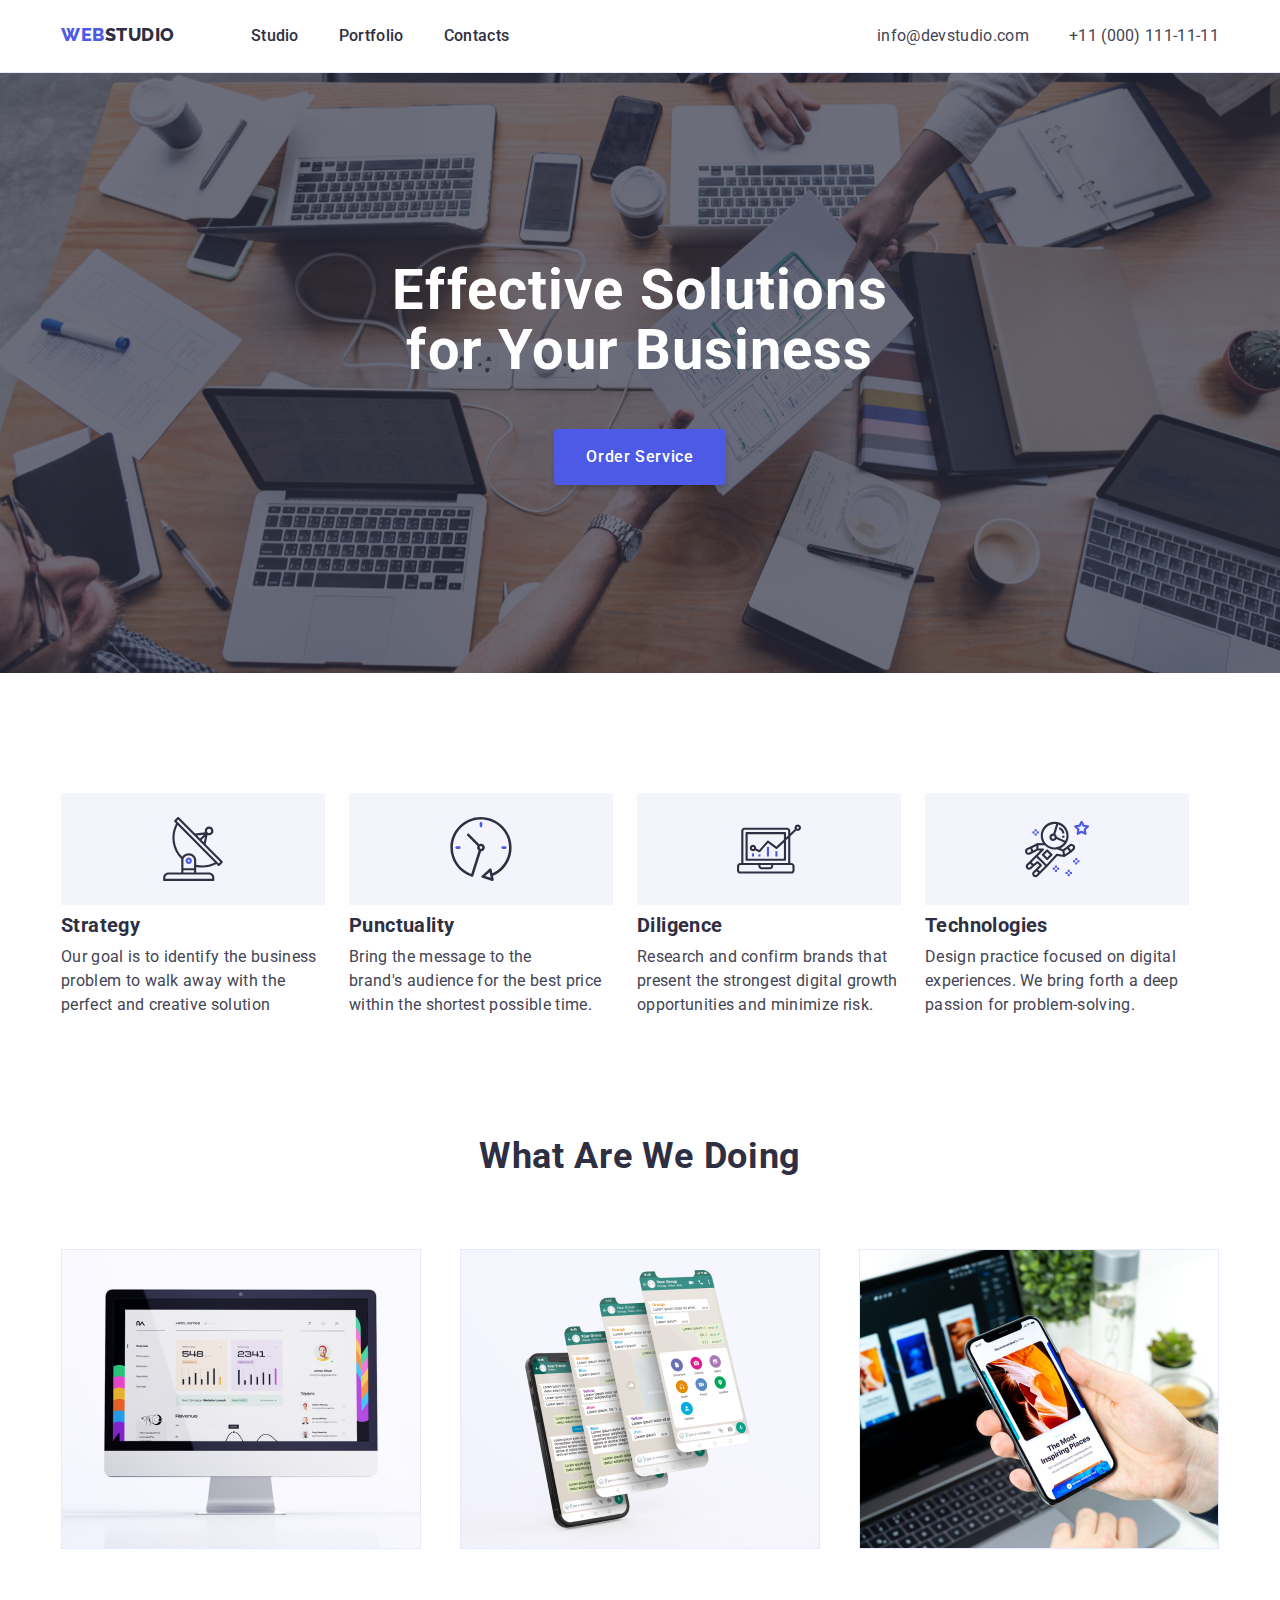
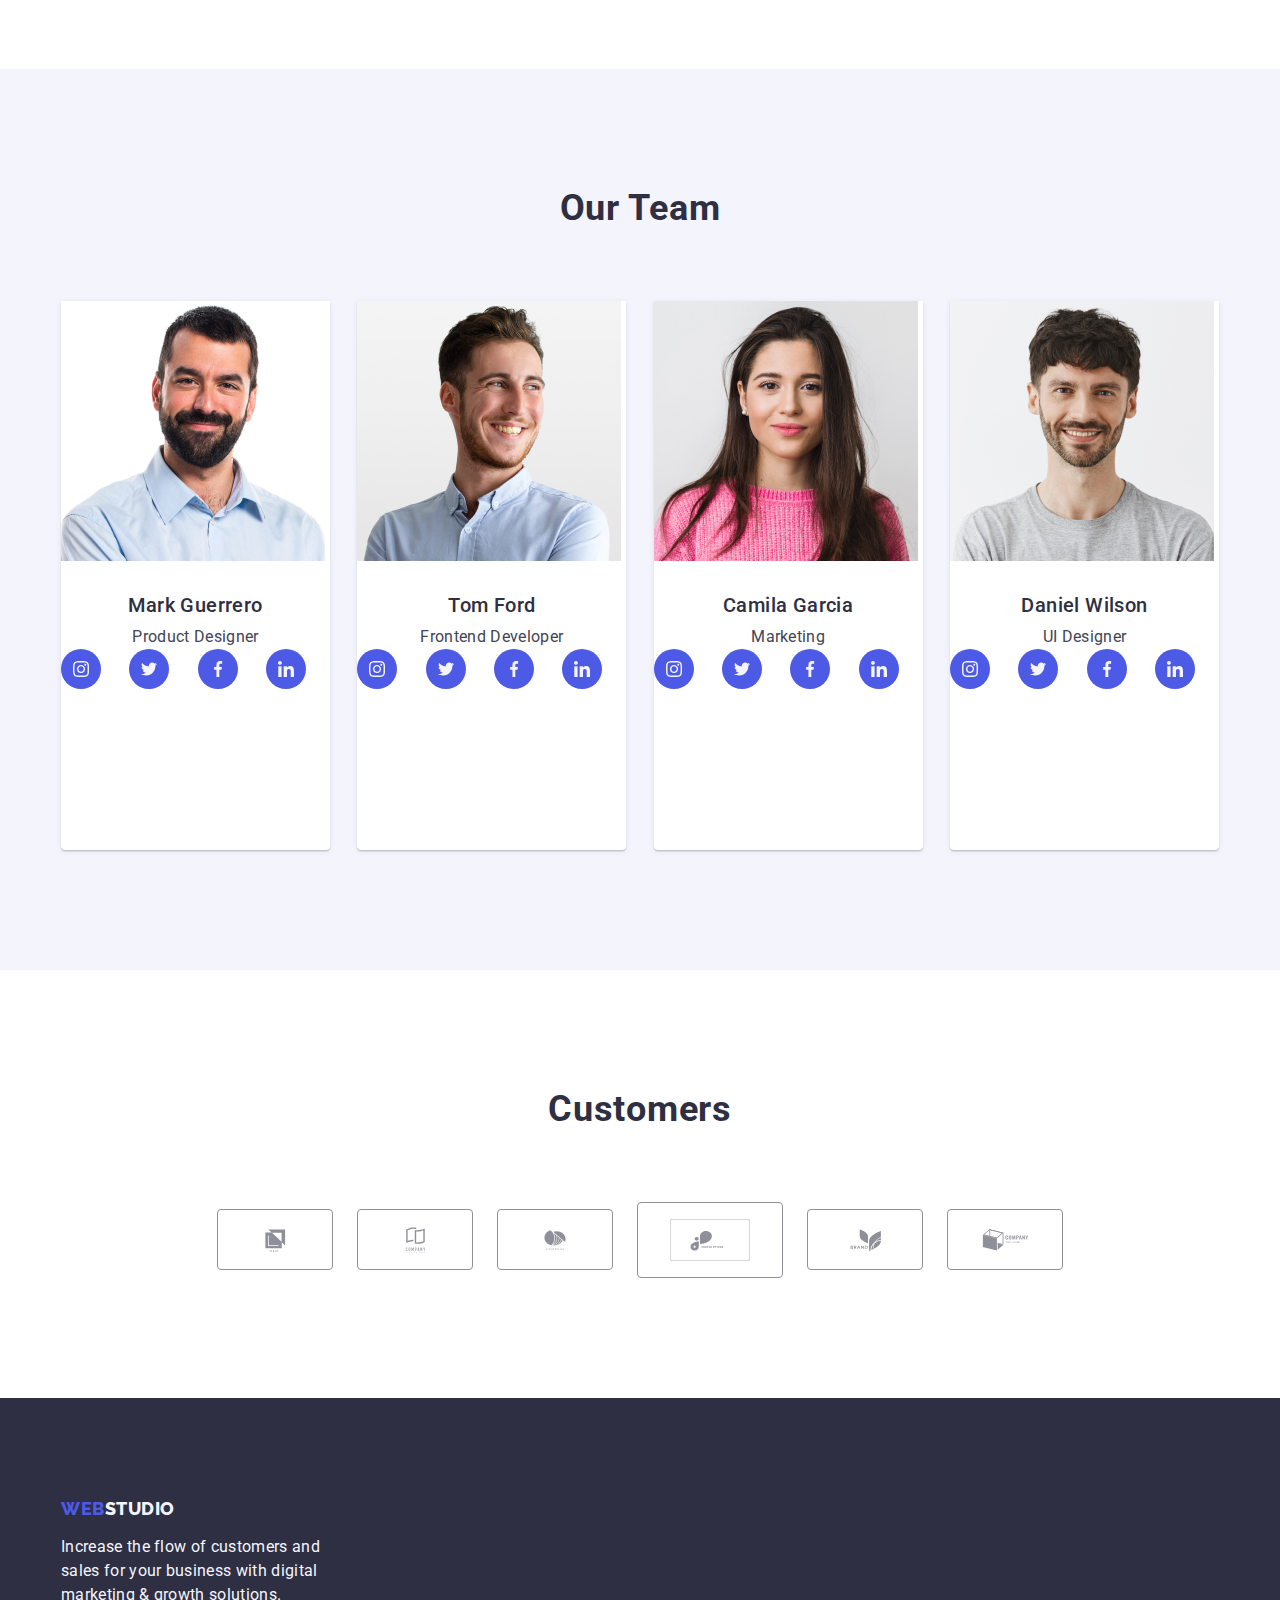
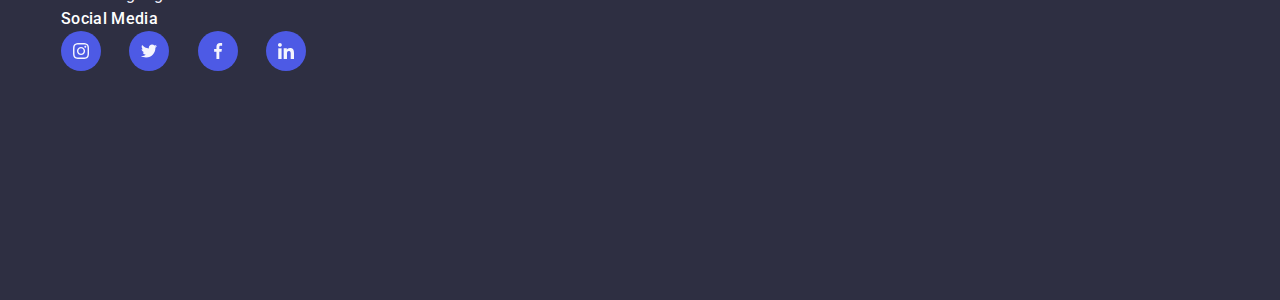
<file: index.html>
<!DOCTYPE html>
<html lang="en">
  <head>
    <title>GoIT Markup homework #4</title>
    <meta name="description" content="goit-markup-hw-04">
    <meta charset="utf-8">
    <link rel="stylesheet" href="css/styles.css">
    <link href="https://fonts.googleapis.com/css2?family=Open+Sans:wght@600&family=Roboto&display=swap" rel="stylesheet">
    <link href="https://fonts.googleapis.com/css2?family=Open+Sans:wght@600&family=Roboto:wght@400;500&display=swap" rel="stylesheet">
    <link href="https://fonts.googleapis.com/css2?family=Open+Sans:wght@600&family=Roboto:wght@400;500;700&display=swap" rel="stylesheet">
    <link href="https://fonts.googleapis.com/css2?family=Open+Sans:wght@600&family=Roboto:ital,wght@0,400;0,500;0,700;1,900&display=swap" rel="stylesheet">
    <link href="https://fonts.googleapis.com/css2?family=Open+Sans:wght@600&family=Raleway:wght@800&family=Roboto:ital,wght@0,400;0,500;0,700;1,900&display=swap" rel="stylesheet">

  </head>
  <body class="body">
    <!--header-section-->
    <header class="header">
      <div class="container main-header-container">
        <nav class="header-nav"> 
          <a class="header-nav-webstudio-logo" href="/"><span class="iris">Web</span><span class="navy-blue">Studio</span></a>
          <ul class="nav-lists">
            <li class="nav-lists-item"><a class="nav-link" href="/">Studio</a></li>
            <li class="nav-lists-item"><a class="nav-link" href="/goit-markup-hw-03/portfolio.html">Portfolio</a></li>
            <li class="nav-lists-item"><a class="nav-link" href="/">Contacts</a></li>
          </ul>
        </nav>
         <!--contact-info-->
        <address>
          <ul class="contact-info">
            <li class="contact-info-item"><a class="contact-info-link" href="mailto:info@devstudio.com">info@devstudio.com</a></li>
            <li class="contact-info-item"><a class="contact-info-link" href="tel:+110001111111">+11 (000) 111-11-11</a></li>
          </ul>
        </address>
      </div>
    </header>
      <!--main section-->
    <main class="main">
      <section class="hero">
        <div class="container container-section1">  
          <h1 class="hero-text">
            Effective Solutions <br>
            for Your Business
          </h1>
          <button class="hero-order-service-button" type="button">Order Service</button>
        </div>
      </section>
      <section class="features">
        <div class="container container-section2">
          <h2 hidden>Features</h2>
          <ul class="feature-lists">
            <li class="feature-lists-item">
              <img class="feature-lists-item-icon" src="images/icons/antenna-1.svg" alt="antenna-1">
              <h3 class="feature-lists-item-text">Strategy</h3>
              <p class="feature-lists-item-description">
                Our goal is to identify the business <br>
                problem to walk away with the <br>
                perfect and creative solution
              </p>
            </li>
            <li class="feature-lists-item">
              <img class="feature-lists-item-icon" src="images/icons/clock-1.svg" alt="clock-1">
              <h3 class="feature-lists-item-text">Punctuality</h3>
              <p class="feature-lists-item-description">
                Bring the message to the <br>
                brand's audience for the best price <br>
                within the shortest possible time.
              </p>
            </li>
            <li class="feature-lists-item">
              <img class="feature-lists-item-icon" src="images/icons/diagram-1.svg" alt="diagram-1">
              <h3 class="feature-lists-item-text">Diligence</h3>
              <p class="feature-lists-item-description">
                Research and confirm brands that <br>
                present the strongest digital growth <br>
                opportunities and minimize risk.
              </p>
            </li>
            <li>
              <img class="feature-lists-item-icon" src="images/icons/astronaut-1.svg" alt="astronaut-1">
              <h3 class="feature-lists-item-text">Technologies</h3>
              <p class="feature-lists-item-description">
                Design practice focused on digital <br>
                experiences. We bring forth a deep <br>
                passion for problem-solving.
              </p>
            </li>
          </ul>
        </div>
      </section>
      <section class="services">
        <div class="container container-section3">
          <h2 class="services-maintext">What Are We Doing</h2>
          <ul class="services-details-lists">
            <li class="services-details-lists-item"><img class="services-item-img" src="images/monitor.jpg" width="360" height="300" alt="Computer"></li>
            <li class="services-details-lists-item"><img class="services-item-img" src="images/mobile.jpg" width="360" height="300" alt="Mobile"></li>
            <li class="services-details-lists-item"><img class="services-item-img" src="images/mobile-user.jpg" width="360" height="300" alt="Mobile and user"></li>
          </ul>
        </div>
      </section>
      <section class="members">
        <div class="container container-section4">
          <h2 class="members-section-maintext" >Our Team</h2>
          <ul class="member-lists">
            <li class="member-lists-item">
              <img class="member-list-item-img" src="images/markguerrero.jpg" width="264" height="260" alt="Mark Guerrero">
              <div class="member-list-item-container">
                <h3 class="member-list-item-name" >Mark Guerrero</h3>
                <p class="member-list-item-position" >Product Designer</p>
                <ul class="member-list-contacts">
                  <li class="member-list-contacts-item">
                    <a href="#" class="member-list-contacts-item-link icon-instagram">
                      <svg>
                        <use href="images/icons.svg#instagram-2"/>
                      </svg>                     
                    </a>
                  </li>
                  <li class="member-list-contacts-item">
                    <a href="#" class="member-list-contacts-item-link icon-twitter">
                      <svg>
                        <use href="images/icons.svg#twitter-1"/>
                      </svg>
                    </a>
                  </li>
                  <li class="member-list-contacts-item">
                    <a href="#" class="member-list-contacts-item-link icon-facebook">
                      <svg>
                        <use href="images/icons.svg#facebook-1"/>
                      </svg>
                    </a>
                  </li>
                  <li class="member-list-contacts-item">
                    <a href="#" class="member-list-contacts-item-link icon-linkedin-2">
                      <svg>
                        <use href="images/icons.svg#linkedin-2" />
                      </svg>
                    </a>
                  </li>
                </ul>
              </div>  
            </li>
            <li class="member-lists-item">
              <img class="member-list-item-img" src="images/tomford.jpg" width="264" height="260" alt="Tom Ford">
              <div class="member-list-item-container">
                <h3 class="member-list-item-name">Tom Ford</h3>
                <p class="member-list-item-position">Frontend Developer</p>
                <ul class="member-list-contacts">
                  <li class="member-list-contacts-item">
                    <a href="#" class="member-list-contacts-item-link icon-instagram">
                      <svg>
                        <use href="images/icons.svg#instagram-2"/>
                      </svg>                     
                    </a>
                  </li>
                  <li class="member-list-contacts-item">
                    <a href="#" class="member-list-contacts-item-link icon-twitter">
                      <svg>
                        <use href="images/icons.svg#twitter-1"/>
                      </svg>
                    </a>
                  </li>
                  <li class="member-list-contacts-item">
                    <a href="#" class="member-list-contacts-item-link icon-facebook">
                      <svg>
                        <use href="images/icons.svg#facebook-1"/>
                      </svg>
                    </a>
                  </li>
                  <li class="member-list-contacts-item">
                    <a href="#" class="member-list-contacts-item-link icon-linkedin-2">
                      <svg>
                        <use href="images/icons.svg#linkedin-2" />
                      </svg>
                    </a>
                  </li>
                </ul>
              </div>  
            </li>
            <li class="member-lists-item">
              <img class="member-list-item-img" src="images/camilagarcia.jpg" width="264" height="260" alt="Camila Garcia">
              <div class="member-list-item-container">
                <h3 class="member-list-item-name" >Camila Garcia</h3>
                <p class="member-list-item-position" >Marketing</p>
                <ul class="member-list-contacts">
                  <li class="member-list-contacts-item">
                    <a href="#" class="member-list-contacts-item-link icon-instagram">
                      <svg>
                        <use href="images/icons.svg#instagram-2"/>
                      </svg>                     
                    </a>
                  </li>
                  <li class="member-list-contacts-item">
                    <a href="#" class="member-list-contacts-item-link icon-twitter">
                      <svg>
                        <use href="images/icons.svg#twitter-1"/>
                      </svg>
                    </a>
                  </li>
                  <li class="member-list-contacts-item">
                    <a href="#" class="member-list-contacts-item-link icon-facebook">
                      <svg>
                        <use href="images/icons.svg#facebook-1"/>
                      </svg>
                    </a>
                  </li>
                  <li class="member-list-contacts-item">
                    <a href="#" class="member-list-contacts-item-link icon-linkedin-2">
                      <svg>
                        <use href="images/icons.svg#linkedin-2" />
                      </svg>
                    </a>
                  </li>
                </ul>
              </div>  
            </li>
            <li class="member-lists-item">
              <img class="member-list-item-img" src="images/danielwilson.jpg" width="264" height="260" alt="Daniel Wilson">
              <div class="member-list-item-container">
                <h3 class="member-list-item-name">Daniel Wilson</h3>
                <p class="member-list-item-position">UI Designer</p>
                <ul class="member-list-contacts">
                  <li class="member-list-contacts-item">
                    <a href="#" class="member-list-contacts-item-link icon-instagram">
                      <svg>
                        <use href="images/icons.svg#instagram-2"/>
                      </svg>                     
                    </a>
                  </li>
                  <li class="member-list-contacts-item">
                    <a href="#" class="member-list-contacts-item-link icon-twitter">
                      <svg>
                        <use href="images/icons.svg#twitter-1"/>
                      </svg>
                    </a>
                  </li>
                  <li class="member-list-contacts-item">
                    <a href="#" class="member-list-contacts-item-link icon-facebook">
                      <svg>
                        <use href="images/icons.svg#facebook-1"/>
                      </svg>
                    </a>
                  </li>
                  <li class="member-list-contacts-item">
                    <a href="#" class="member-list-contacts-item-link icon-linkedin-2">
                      <svg>
                        <use href="images/icons.svg#linkedin-2" />
                      </svg>
                    </a>
                  </li>
                </ul>
              </div>  
            </li>
          </ul>
        </div>
      </section>
      <section class="advantages">
        <div class="container container-advantages">
          <span class="advantages-maintext">Customers</span>
          <ul class="advantages-list">
            <li class="advantages-list-item"><a href="#" class="advantages-list-item-link"> <img src="images/icons/logo-1.svg" alt="logo-1"></a></li>
            <li class="advantages-list-item"><a href="#" class="advantages-list-item-link"> <img src="images/icons/logo-2.svg" alt="logo-2"></a></li>
            <li class="advantages-list-item"><a href="#" class="advantages-list-item-link"> <img src="images/icons/logo-3.svg" alt="logo-3"></a></li>
            <li class="advantages-list-item"><a href="#" class="advantages-list-item-link"> <img src="images/icons/client-4.svg" alt="client-4"></a></li>
            <li class="advantages-list-item"><a href="#" class="advantages-list-item-link"> <img src="images/icons/logo-4.svg" alt="logo-4"></a></li>
            <li class="advantages-list-item"><a href="#" class="advantages-list-item-link"> <img src="images/icons/logo-5.svg" alt="logo-5"></a></li>
          </ul>
        </div>
      </section>
    </main>
    <footer class="footer">
      <div class="container container-footer">
        <a class="footer-logo" href="/"><span class="iris">Web</span><span class="navy-blue-footer">Studio</span></a>
        <p class="footer-description">
          Increase the flow of customers and <br>
          sales for your business with digital <br>
          marketing & growth solutions.
        </p>
       <!--address-->
       <span class="social-media-footer">Social Media</span>
          <ul class="member-list-contacts">
            <li class="member-list-contacts-item">
              <a href="#" class="member-list-contacts-item-link icon-instagram">
                <svg>
                  <use href="images/icons.svg#instagram-2"/>
                </svg>                     
              </a>
            </li>
            <li class="member-list-contacts-item">
              <a href="#" class="member-list-contacts-item-link icon-twitter">
                <svg>
                  <use href="images/icons.svg#twitter-1"/>
                </svg>
              </a>
            </li>
            <li class="member-list-contacts-item">
              <a href="#" class="member-list-contacts-item-link icon-facebook">
                <svg>
                  <use href="images/icons.svg#facebook-1"/>
                </svg>
              </a>
            </li>
            <li class="member-list-contacts-item">
              <a href="#" class="member-list-contacts-item-link icon-linkedin-2">
                <svg>
                  <use href="images/icons.svg#linkedin-2" />
                </svg>
              </a>
            </li>
          </ul>
      </div>
    </footer>
  </body>
</html>
</file>
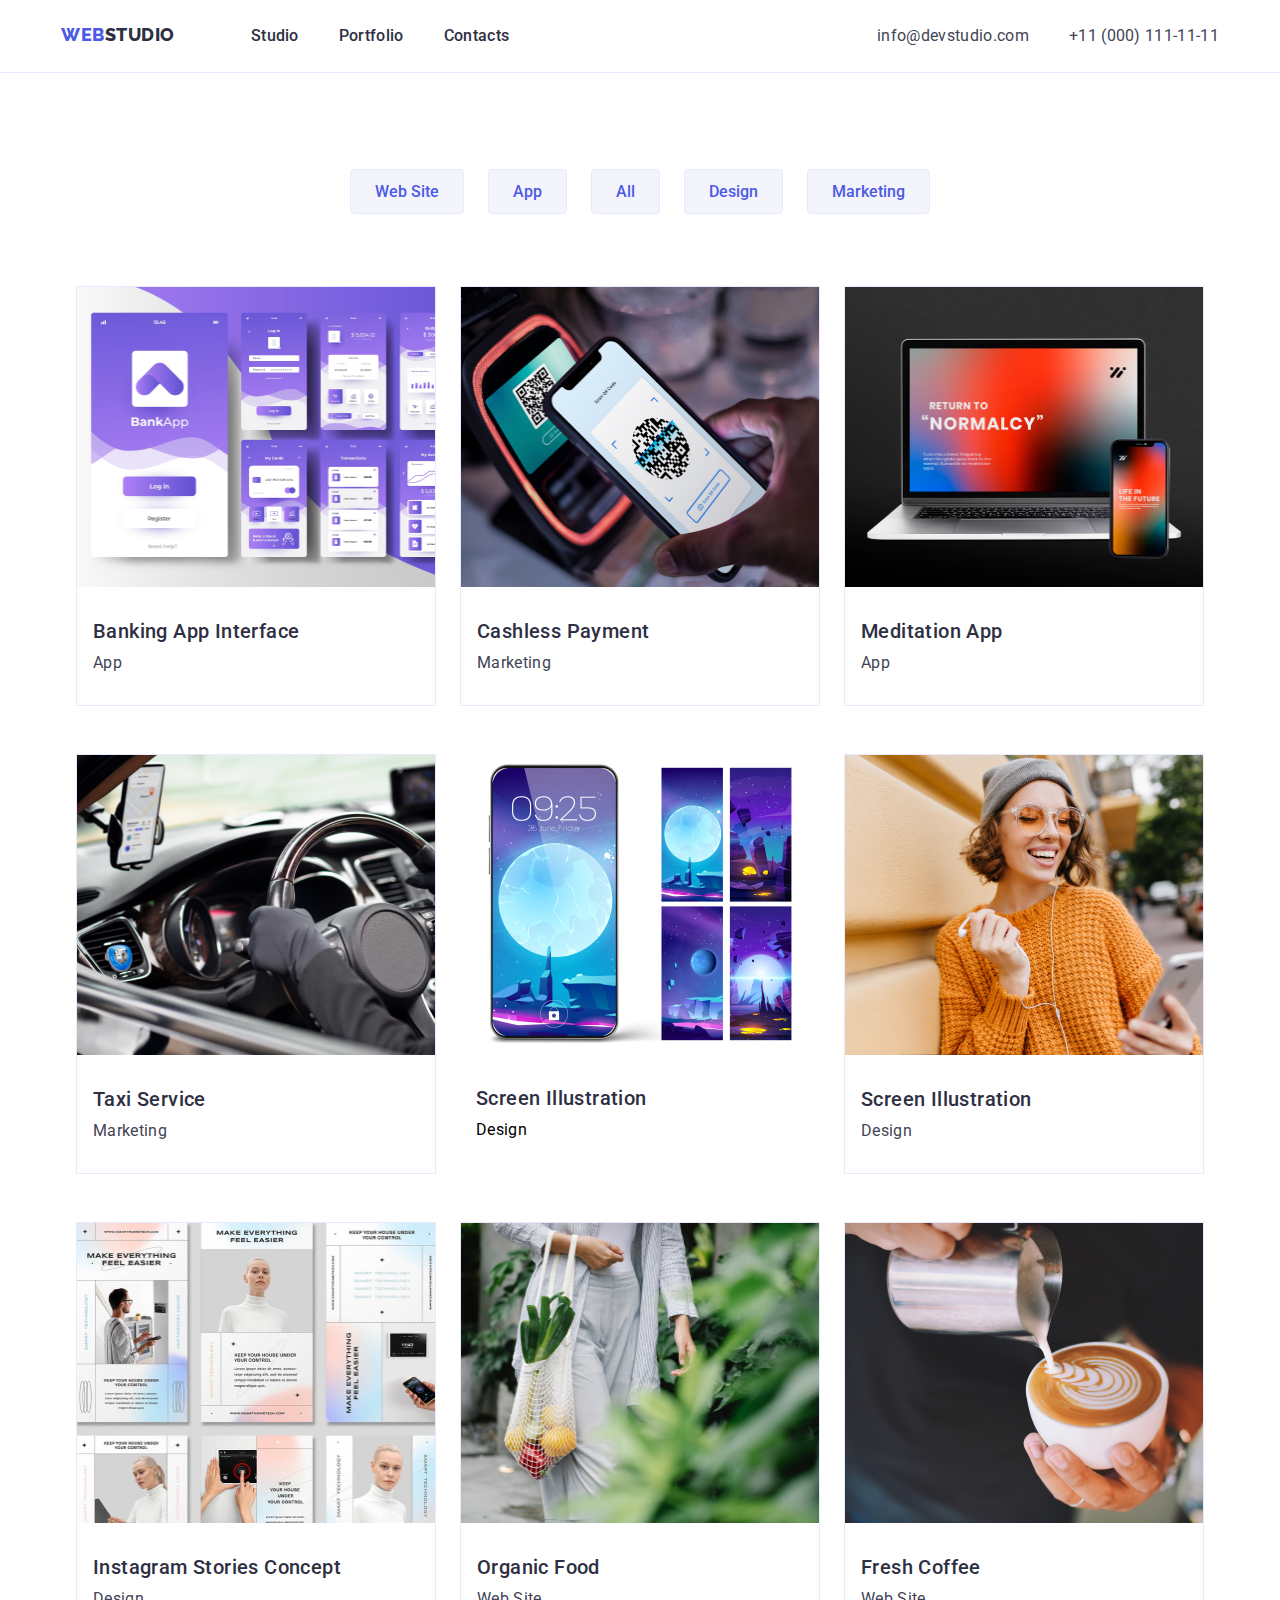
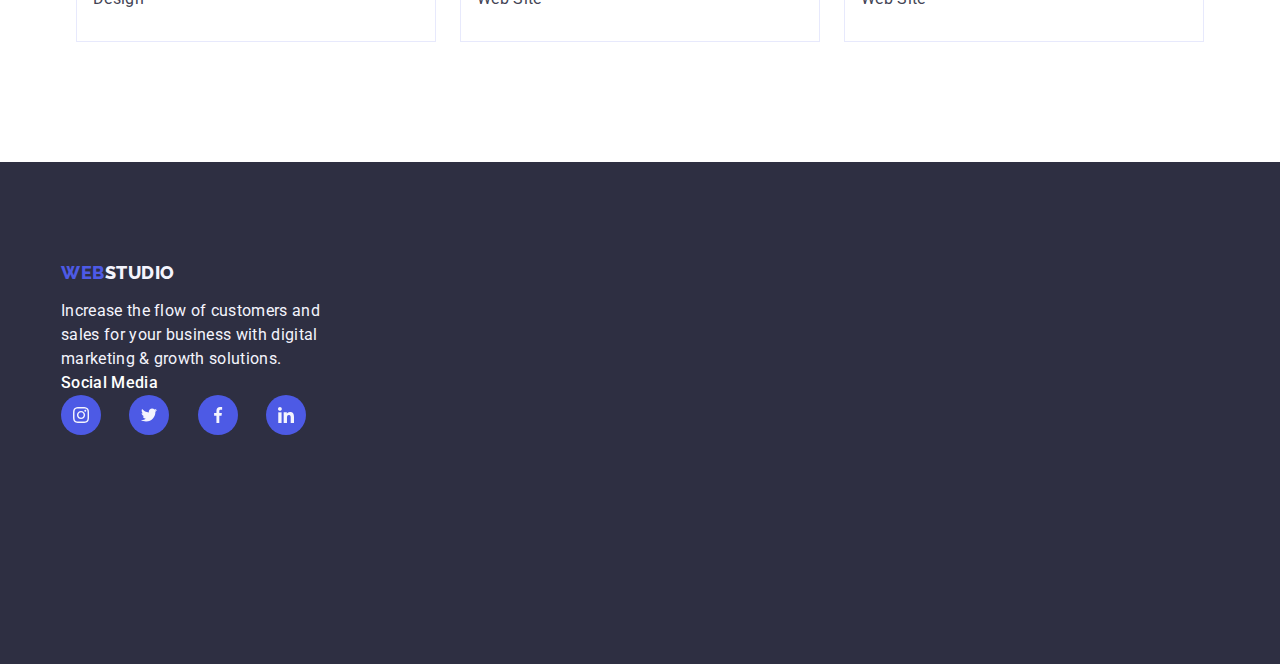
<file: portfolio.html>
<!DOCTYPE html>
<html lang="en">
  <head>
    <title>Homework #4</title>
    <meta name="description" content="Homework #4">
    <meta charset="utf-8">
    <link rel="stylesheet" href="css/styles.css">
    <link href="https://fonts.googleapis.com/css2?family=Open+Sans:wght@600&family=Roboto&display=swap" rel="stylesheet">
    <link href="https://fonts.googleapis.com/css2?family=Open+Sans:wght@600&family=Roboto:wght@400;500&display=swap" rel="stylesheet">
    <link href="https://fonts.googleapis.com/css2?family=Open+Sans:wght@600&family=Roboto:wght@400;500;700&display=swap" rel="stylesheet">
    <link href="https://fonts.googleapis.com/css2?family=Open+Sans:wght@600&family=Roboto:ital,wght@0,400;0,500;0,700;1,900&display=swap" rel="stylesheet">
    <link href="https://fonts.googleapis.com/css2?family=Open+Sans:wght@600&family=Raleway:wght@800&family=Roboto:ital,wght@0,400;0,500;0,700;1,900&display=swap" rel="stylesheet">
  </head>
  <body>
    <!--header section-->    
    <header class="header">
      <div class="container main-header-container">
        <nav class="header-nav"> 
          <a class="header-nav-webstudio-logo" href="/"><span class="iris">Web</span><span class="navy-blue">Studio</span></a>
          <ul class="nav-lists">
            <li class="nav-lists-item"><a class="nav-link" href="/">Studio</a></li>
            <li class="nav-lists-item"><a class="nav-link" href="/goit-markup-hw-03/portfolio.html">Portfolio</a></li>
            <li class="nav-lists-item"><a class="nav-link" href="/">Contacts</a></li>
          </ul>
        </nav>
         <!--contact-info-->
        <address>
          <ul class="contact-info">
            <li class="contact-info-item"><a class="contact-info-link" href="mailto:info@devstudio.com">info@devstudio.com</a></li>
            <li class="contact-info-item"><a class="contact-info-link" href="tel:+110001111111">+11 (000) 111-11-11</a></li>
          </ul>
        </address>
      </div>
    </header>
    <!--main-section-->
    <main class="main">
      <h2 hidden>Categories</h2>
        <section class="categories">
          <div class="container categories-container">
            <ul class="categories-list">
              <li class="categories-list-item"><button class="categories-button" type="button">Web Site</button></li>
              <li class="categories-list-item"><button class="categories-button" type="button">App</button></li>
              <li class="categories-list-item"><button class="categories-button" type="button">All</button></li>
              <li class="categories-list-item"><button class="categories-button" type="button">Design</button></li>
              <li class="categories-list-item"><button class="categories-button" type="button">Marketing</button></li>
            </ul>
          </div>
        </section>
        <section class="projects">
          <div class="container">
            <h2 hidden>All Services</h2>
            <ul class="projects-lists">
                <li class="projects-lists-item">
                  <img class="projects-lists-item-img" src="images/banking-app-interface-concept.jpg" width="360" height="300" alt="Banking App Interface.img">
                    <div class="projects-lists-item-container">
                      <h3 class="projects-lists-item-text">Banking App Interface</h3>
                      <p class="projects-lists-item-subtext">App</p>
                    </div>
                </li>
                <li class="projects-lists-item">
                  <img class="projects-lists-item-img" src="images/cashless-payment.jpg" width="360" height="300" alt="Cashless Payment.img">
                    <div class="projects-lists-item-container">
                      <h3 class="projects-lists-item-text">Cashless Payment</h3>
                      <p class="projects-lists-item-subtext">Marketing</p>
                    </div>
                </li>
                <li class="projects-lists-item">
                  <img class="projects-lists-item-img" src="images/meditation-app.jpg" width="360" height="300" alt="Meditation App.img">
                    <div class="projects-lists-item-container">
                      <h3 class="projects-lists-item-text">Meditation App</h3>
                      <p class="projects-lists-item-subtext">App</p>
                    </div>
                </li>             
                <li class="projects-lists-item">
                  <img class="projects-lists-item-img" src="images/taxi-service.jpg" width="360" height="300" alt="Taxi Service.img">
                    <div class="projects-lists-item-container">
                      <h3 class="projects-lists-item-text"> Taxi Service</h3>
                      <p class="projects-lists-item-subtext">Marketing</p>
                    </div>
                </li>
                <li class="aprojects-lists-item">
                  <img class="projects-lists-item-img" src="images/screen-illustrations.jpg" width="360" height="300" alt="Screen Illustration.img">
                    <div class="projects-lists-item-container">
                      <h3 class="projects-lists-item-text">Screen Illustration</h3>
                      <p class="aprojects-lists-item-subtext">Design</p>
                    </div>
                </li>
                <li class="projects-lists-item">
                  <img class="projects-lists-item-img" src="images/online-courses.jpg" width="360" height="300" alt="Online Courses.img">
                    <div class="projects-lists-item-container">
                      <h3 class="projects-lists-item-text">Screen Illustration</h3>
                      <p class="projects-lists-item-subtext">Design</p>
                    </div>
                </li>              
                <li class="projects-lists-item">
                  <img class="projects-lists-item-img" src="images/instagram-stories-concept.jpg" width="360" height="300" alt="Instagram Stories Concept.img">
                    <div class="projects-lists-item-container">
                      <h3 class="projects-lists-item-text">Instagram Stories Concept</h3>
                      <p class="projects-lists-item-subtext">Design</p>                    
                    </div>
                </li>
                <li class="projects-lists-item">
                  <img class="projects-lists-item-img" src="images/organic-food.jpg" width="360" height="300" alt="Organic Food.img">
                    <div class="projects-lists-item-container">
                      <h3 class="projects-lists-item-text">Organic Food</h3>
                      <p class="projects-lists-item-subtext">Web Site</p>                    
                    </div>
                </li>
                <li class="projects-lists-item">
                  <img class="projects-lists-item-img" src="images/fresh-coffee.jpg" width="360" height="300" alt="Fresh Coffee.img">
                    <div class="projects-lists-item-container">
                      <h3 class="projects-lists-item-text">Fresh Coffee</h3>
                      <p class="projects-lists-item-subtext">Web Site</p>
                    </div>
                </li>
            </ul>
          </div>
        </section>
    </main>
    <footer class="footer">
      <div class="container container-footer">
        <a class="footer-logo" href="/"><span class="iris">Web</span><span class="navy-blue-footer">Studio</span></a>
        <p class="footer-description">
          Increase the flow of customers and <br>
          sales for your business with digital <br>
          marketing & growth solutions.
        </p>
       <!--address-->
       <span class="social-media-footer">Social Media</span>
          <ul class="member-list-contacts">
            <li class="member-list-contacts-item">
              <a href="#" class="member-list-contacts-item-link icon-instagram">
                <svg>
                  <use href="images/icons.svg#instagram-2"/>
                </svg>                     
              </a>
            </li>
            <li class="member-list-contacts-item">
              <a href="#" class="member-list-contacts-item-link icon-twitter">
                <svg>
                  <use href="images/icons.svg#twitter-1"/>
                </svg>
              </a>
            </li>
            <li class="member-list-contacts-item">
              <a href="#" class="member-list-contacts-item-link icon-facebook">
                <svg>
                  <use href="images/icons.svg#facebook-1"/>
                </svg>
              </a>
            </li>
            <li class="member-list-contacts-item">
              <a href="#" class="member-list-contacts-item-link icon-linkedin-2">
                <svg>
                  <use href="images/icons.svg#linkedin-2" />
                </svg>
              </a>
            </li>
          </ul>
      </div>
    </footer>
  </body>
 </html>
</file>
<file: css/styles.css>
* {
    margin: 0;
    padding: 0;
    box-sizing: border-box;
}
  body {
    font-family: 'Roboto', sans-serif;
    font-size: 16px;
    font-style: normal;
    line-height: 24px;
    letter-spacing: 0.32px;
}
  img {
    display: block;
    max-width: 100%;
    height: auto;
  }
  h1,
  h2,
  h3,
  h4,
  h5,
  h6,
  p,
  ul {
    margin: 0;
    padding: 0;
  }
  :root {
    --iris: #4D5AE5;
    --navyblue: #2E2F42;
    --black: black;
    --ocean: #404BBF;
    --white: #FFFFFF;
    --slate: #434455;
    --cornflower: #E7E9FC;
    --cloud: #F4F4FD;
    --green: #31D0AA;
    --lightslate: #8E8F99;
    --navybluemodal: #2E2F42;
    --grey: #2E2F42;
    --dairy: #FCFCFC;
  }
.iris {
    color: var(--iris);
    font-size: 18px;
    font-weight: 800;
    line-height: 1.17em;
    letter-spacing: 0.54px;
    text-transform: uppercase;
    font-family: Raleway;
    width: 44px;
}
ul {
    list-style-type: none;
}
.navy-blue {
    color: var(--navyblue);
    font-size: 18px;
    font-weight: 800;
    line-height: 1.17em;
    letter-spacing: 0.54px;
    text-transform: uppercase;
    font-family: Raleway;
    width: 71px;
}
.navy-blue-footer {
    font-family: Raleway;
    font-size: 18px;
    font-weight: 800;
    line-height: 1.17em;
    letter-spacing: 0.54px;
    text-transform: uppercase;
    color: var(--cloud);
}
.header-nav-webstudio-logo {
    text-decoration: none;
    align-items: center;
} 
.nav-lists-item {
    display: inline-flex;
}
.nav-lists {
    display: inline-flex;
    align-items: flex-start;
    gap: 40px;
}
.header-nav-webstudio-logo {
    margin-right: 76px;
}
.contact-info-item {
    display: inline-flex;
}
.contact-info {
    display: inline-flex;
    gap: 40px;
}
.header-nav {
    display: inline-flex;
}
.header {
    padding: 24px 0;
    border-bottom: 1px solid var(--cornflower);
}
.main-header-container {
    display: inline-flex;
    display: flex;
    justify-content: space-between;
}
.feature-lists-item-icon {
    width: 264px;
    height: 112px;
    fill: var(--black);
    display: flex;
    justify-content: center;
    padding: 24px 100px;
    background-color: var(--cloud);
    margin-bottom: 8px;
}
.container {
    width: 1158px;
    margin: 0 auto;
}
address {
    display: inline-flex;  
}
address {
    font-style: normal;
}
.projects-lists {
    display: flex;
    flex-wrap: wrap;
    column-gap: 24px;
    row-gap: 48px;
    justify-content: center;
}
.projects {
    padding-bottom: 120px;
}
.projects-lists-item-container {
     padding: 32px 16px;
     width: 100%;
}
button {
    font-family:inherit;
    border: unset;
    outline: none;
    cursor: pointer;
}
.hero-order-service-button {
    text-align: center;
    display: inline-flex;
    align-items: center;

}
.features {
    display: flex;
    padding: 120px 0;
    justify-content: space-between;
}
.member-list-item-container {
    padding: 32px 0px;
}
.feature-lists {
    display: inline-flex;
    flex-direction: row;
    gap: 24px;
}
.feature-lists-item {
    display: inline-flex;
}
.services-details-lists {
    display: flex;
    gap: 24px;
    justify-content: space-between;
}
.services {
    padding-bottom: 120px;
}
.services-details-lists-item {
    display: flex;
}
.member-list-contacts-item {
    display: inline-block;
    align-items: center;
    justify-content: center;
    width: 40px;
    height: 40px;
    background-color: var(--iris);
    border-radius: 200px;
    padding: 12px;
    flex-direction: row;
    margin-right: 24px;
}
.container-advantages{
    padding: 120px 156px;
}
.advantages-list {
    display: flex;
    justify-content: center;
    align-items: center;
    text-align: center;
    gap: 24px;
}
.advantages-list-item {
    border-radius: 4px;
    border: 1px solid var(--LIGHT-SLATE, #8E8F99);
    padding: 16px 32px;

}
.advantages-maintext {
    font-size: 36px;
    font-weight: 700;
    line-height: 111.111%;
    letter-spacing: 0.72px;
    color: var(--navyblue);
    text-align: center;
    align-items: center;
    justify-content: center;
    display: flex;
    margin-bottom: 72px;
}
.social-media-footer {
    font-size: 16px;
    font-style: normal;
    font-weight: 500;
    line-height: 150%;
    letter-spacing: 0.32px;
    font-family: Roboto;
    color: var(--white);
}
..container-footer {
    justify-content: space-between;
    display: inline-flex;
}
.members-section-maintext {
    text-align: center;
    margin-bottom: 72px;
}
.member-lists {
    display: flex;
    justify-content: space-between;
}
.member-lists-item {
    display: flex;
    flex-direction: column;
}
.member-lists-item {
    background: var(--white, #FFF);
    box-shadow: 0px 2px 1px 0px rgba(46, 47, 66, 0.08), 0px 1px 1px 0px rgba(46, 47, 66, 0.16), 0px 1px 6px 0px rgba(46, 47, 66, 0.08);
    border-radius: 0px 0px 4px 4px;
}
.member-list-item-name, .member-list-item-position {
    background-color: var(--white);
}
.member-list-item-name {
    margin-bottom: 8px;
}
.services-maintext {
    margin-bottom: 72px;
}
.categories-list {
    display: flex;
    justify-content: center;
    gap: 24px;
}
.categories {
    padding: 96px 0 72px;
}
.footer-description {
    display: block;
}
.feature-lists-item {
    width: 264px;
    flex-direction: column;
    align-items: flex-start;
    display: flex;
}
.footer-logo {
    text-decoration: none;
}
.nav-link:hover , .contact-info-link:hover {
    color: var(--ocean);
}
.nav-link:focus, .contact-info-link:focus {
    color: var(--ocean);
}
.hero-order-service-button:hover {
    background-color: var(--ocean);
    color: var(--white);
}
.categories-button:hover {
    color: var(--white);
    background: var(--ocean);
    box-shadow: 0px 2px 2px 0px rgba(0, 0, 0, 0.12), 0px 2px 1px 0px rgba(0, 0, 0, 0.08), 0px 3px 1px 0px rgba(0, 0, 0, 0.10);
    border-color: var(--ocean);
}
.hero-order-service-button:focus {
    background-color: var(--ocean);
    cursor: pointer;
    color: var(--white);
}
.categories-button:focus {
    font-size: 16px;
    font-weight: 500;
    line-height: 1.5em
    letter-spacing: 0.64px;
    text-align: center;
    color: var(--white);
    display: flex;
    align-items: flex-start;
    background: var(--ocean);
    box-shadow: 0px 2px 2px 0px rgba(0, 0, 0, 0.12), 0px 2px 1px 0px rgba(0, 0, 0, 0.08), 0px 3px 1px 0px rgba(0, 0, 0, 0.10);
    padding: 12px 24px;
}
.hero-text {
    color: var(--white);
    text-align: center;
    font-size: 56px;
    line-height: 1.07em;
    letter-spacing: 1.12px;
    margin-bottom: 48px;
}
.hero {
    background-image: url(../images/hero-background.jpg);
    padding: 188px 0;
    flex-shrink: 0;
    box-shadow: inset 0 0 0 5000px rgba(46, 47, 66, 0.7);
}
.nav-link {
    text-decoration: none;
    color: var(--navyblue);
    font-size: 16px;
    font-weight: 500;
    line-height: 1.5em;
    letter-spacing: 0.32px;
}
.nav-lists, .contact-info-link {
    list-style: none;
}
.contact-info-link {
    color: var(--slate);
    font-size: 16px;
    line-height: 1.5em;
    letter-spacing: 0.32px;
    text-decoration: none;
}
.hero-order-service-button {
    background-color: var(--iris);
    display: flex;
    align-items: center;
    gap: 10px;
    padding: 16px 32px;
    border-radius: 4px;
    box-shadow: 0px 4px 4px 0px rgba(0, 0, 0, 0.15);
    font-weight: 500;
    line-height: 1.5em;
    letter-spacing: 0.64px;
    font-size: 16px;
    color: var(--white);
    margin:auto
}

.feature-lists-item-text {
    display: flex;
    flex-direction: column;
    align-items: flex-start;
    width: 264px;
    color: var(--navyblue);
    margin-bottom: 8px;
    font-size: 20px;
    line-height: 120%;
    letter-spacing: 0.4px;
}
.feature-lists-item-description {
    width: 264px;
    font-size: 16px;
    line-height: 1.5em;
    letter-spacing: 0.32px;
    color: var(--slate);
}
.feature-lists {
    list-style: none;
}
.services-maintext {
    line-height: 1.11em;
    letter-spacing: 0.72px;
    text-transform: capitalize;
    font-size: 36px;
    text-align: center;
    color: var(--navyblue);
}
.services-details-lists li {
    width: 360px;
    list-style: none
}
.members {
    background-color: var(--cloud);
    padding: 120px 0;
}
.member-lists {
    list-style: none;
}
.mark-guerrero-img, .tom-ford-img, .camila-garcia-img, .daniel-wilson-img {
    width: 264px;
}
.member-list-item-name {
    color: var(--navyblue);
    text-align: center;
    font-weight: 500;
    line-height: 1.2em;
    letter-spacing: 0.4px;
    font-size: 20px;
}
.member-list-item-position {
    color: var(--slate);
    text-align: center;
    line-height: 1.5em;
    letter-spacing: 0.32px;
    font-size: 16px;
}
footer {
    background-color: var(--navyblue);
    flex-shrink: 0;
}
.footer-description {
    color: var(--cloud);
    width: 264px;
    line-height: 1.5em;
    letter-spacing: 0.32px;
    font-size: 16px;
}
.footer {
    padding: 100px 0;
}
.footer-logo {
    color: var(--white);
    font-family: Raleway;
    font-weight: 800;
    line-height: 1.17em;
    letter-spacing: 0.54px;
    text-transform: uppercase;
    font-size: 18px;
    display: block;
    align-items:center;
    margin-bottom: 16px;
}

.members-section-maintext {
    color: var(--navyblue);
    text-align: center;
    line-height: 1.11em;
    letter-spacing: 0.72px;
    text-transform: capitalize;
    font-size: 36px;
}
.categories-button {
    text-align: center;
    font-size: 16px;
    font-weight: 500;
    line-height: 1.5em
    letter-spacing: 0.64px;
    color: var(--iris);
    padding: 12px 24px;
    justify-content: center;
    align-items: center;
    border-radius: 4px;
    border: 1px solid var(--cornflower);
    background: var(--cloud);
    display: flex;
}
.projects-lists-item-text {
    color: var(--navyblue);
    font-weight: 500;
    line-height: 1.2em;
    letter-spacing: 0.4px;
    font-size: 20px;
    margin-bottom: 8px;
}
.projects-lists-item-subtext {
    color: var(--slate);
    line-height: 1.5em;
    letter-spacing: 0.32px;
    font-size: 16px;
}
.projects-lists-item {
    width: 360px;
    height: 420px;
    flex-direction: column;
    align-items: flex-start;
    flex-shrink: 0;
    display: flex;
    border: 1px solid var(--cornflower);
    background: var(--white);
}
.projects-lists-item-img {
    width: 360px;
    height: 300px;
    flex-shrink: 0;
}
</file>
